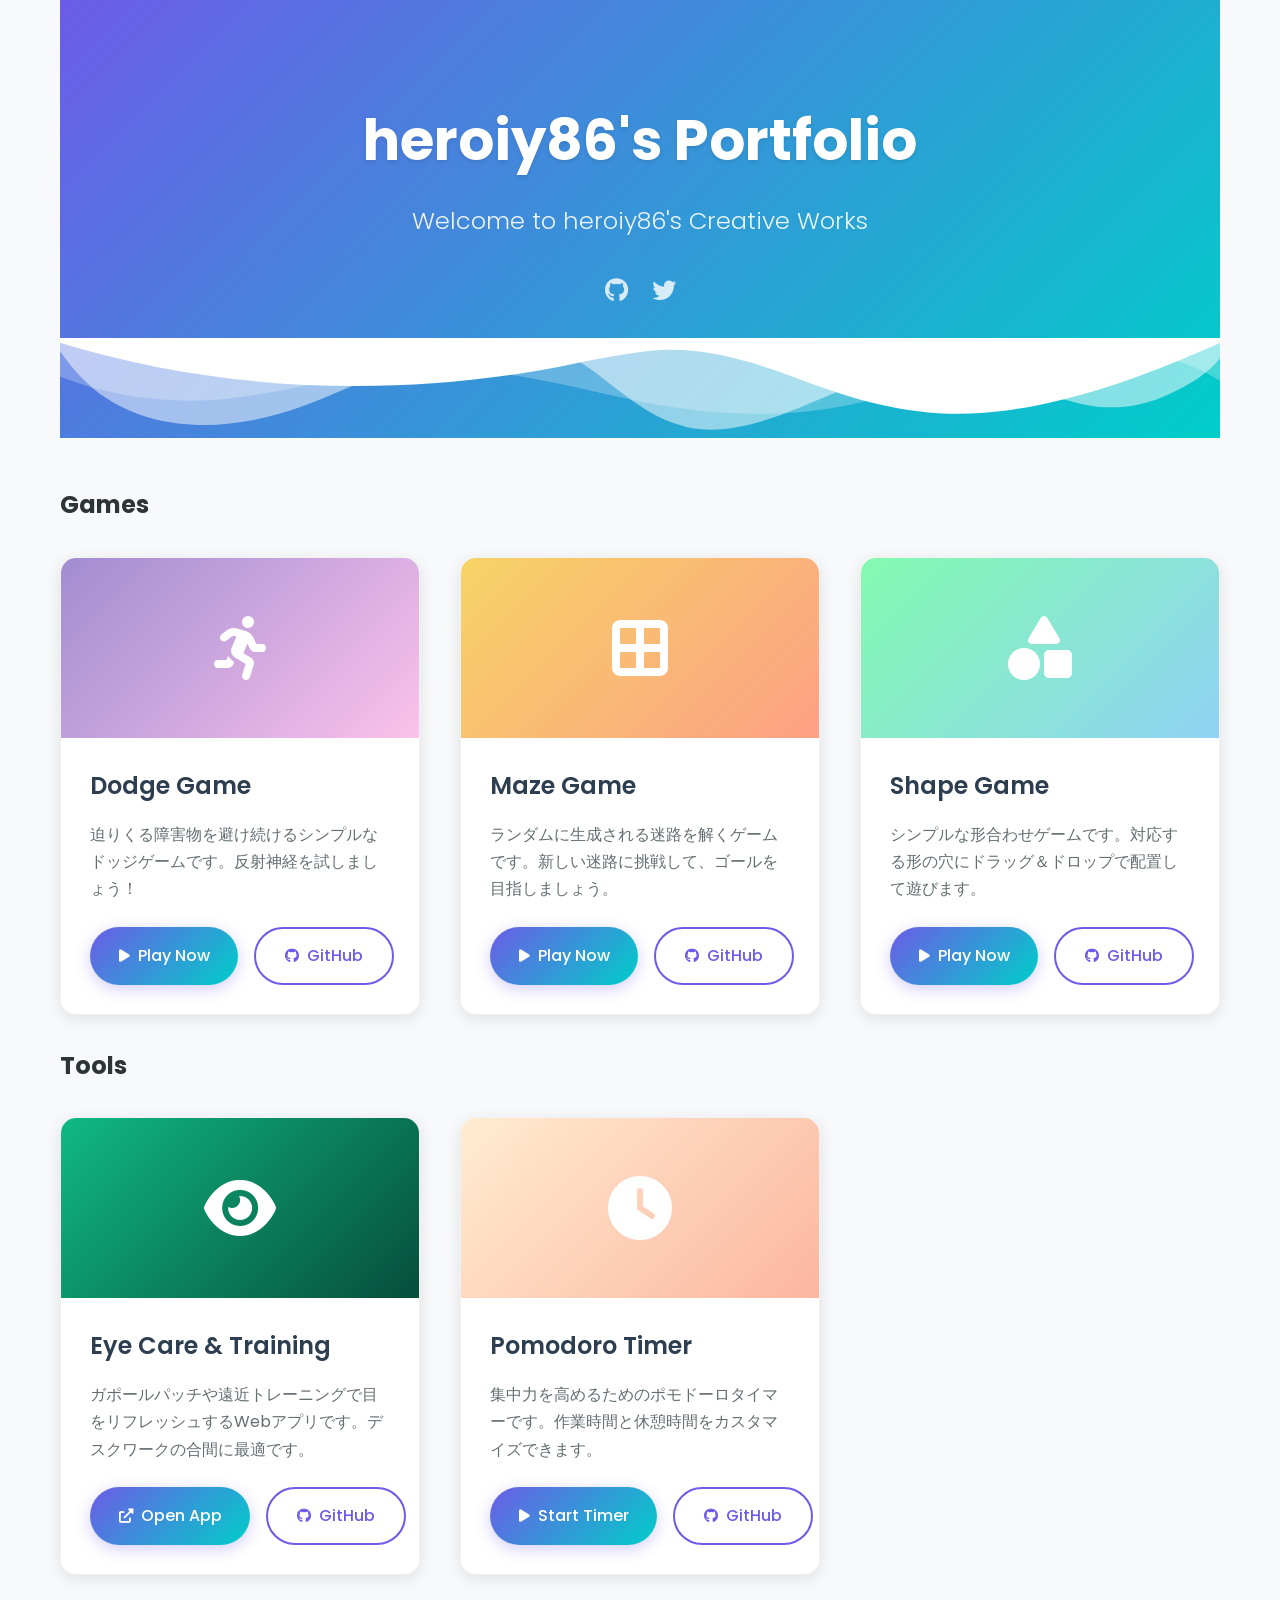
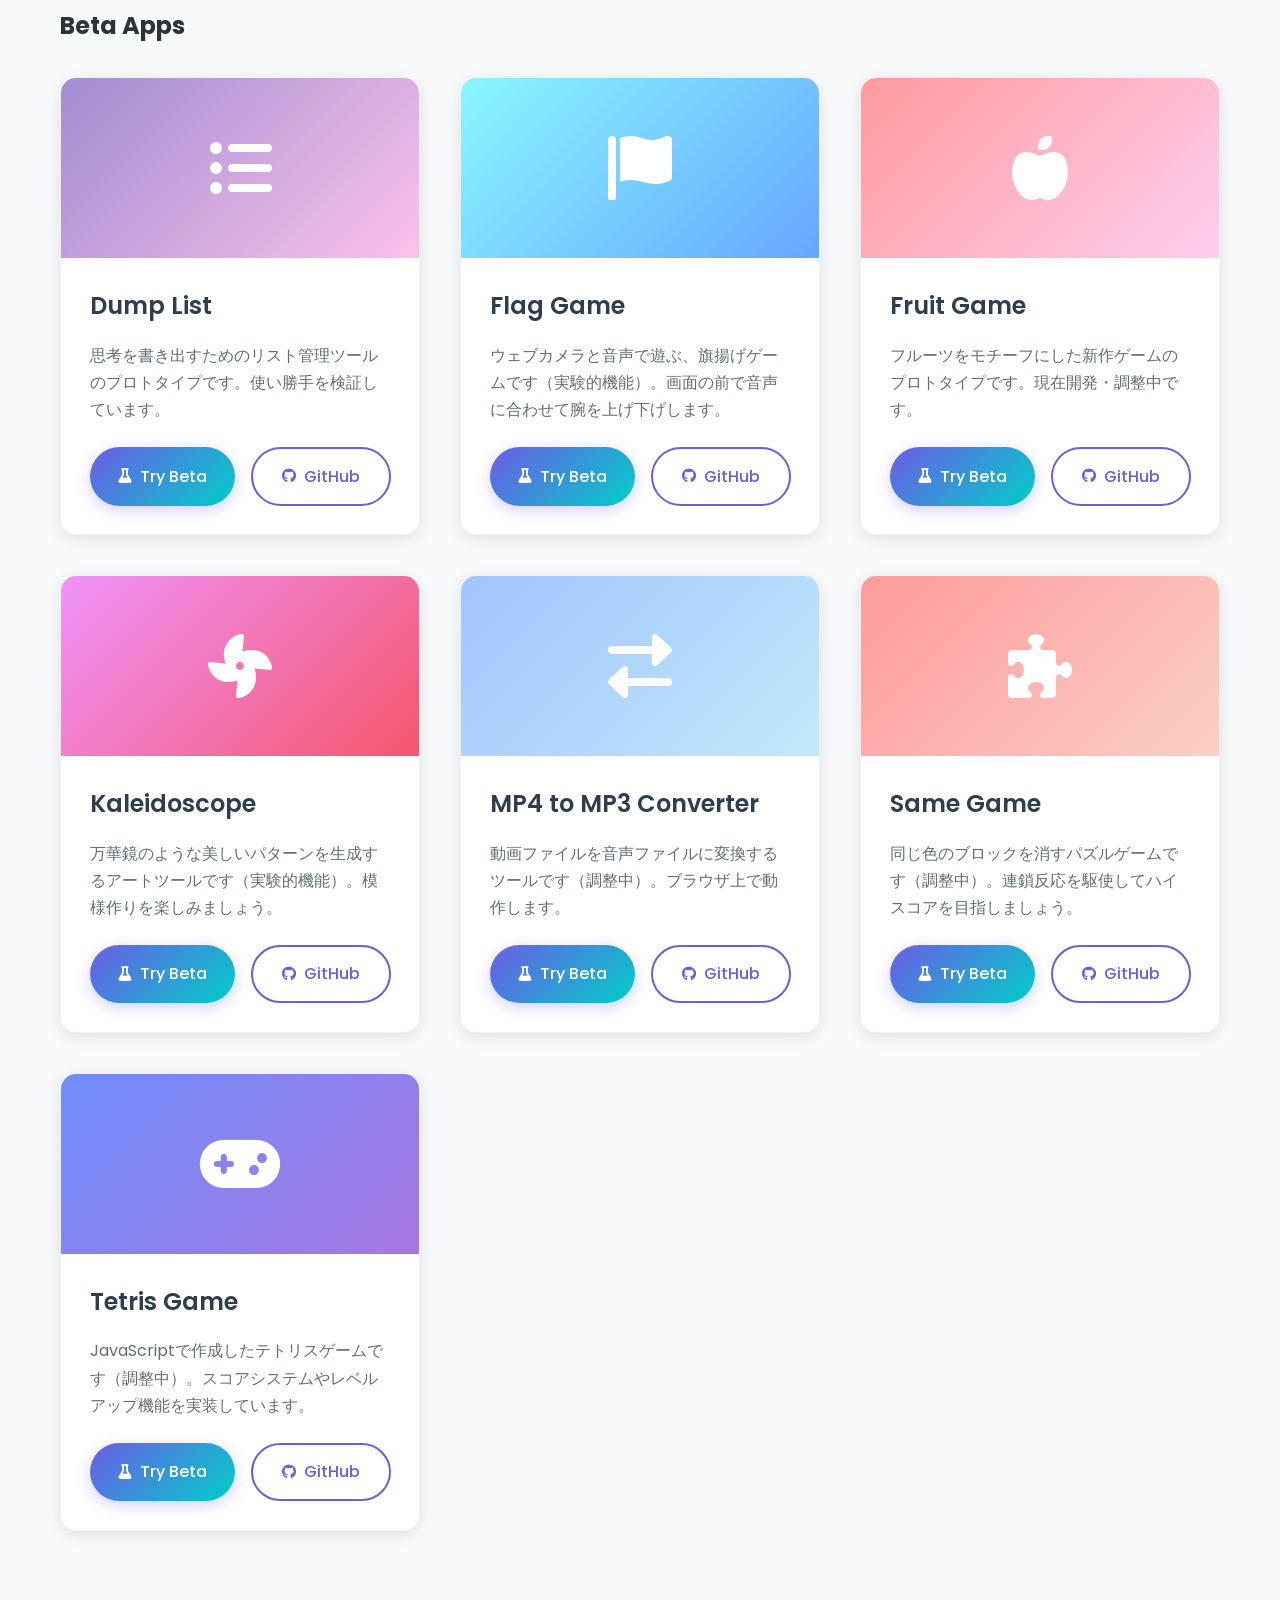
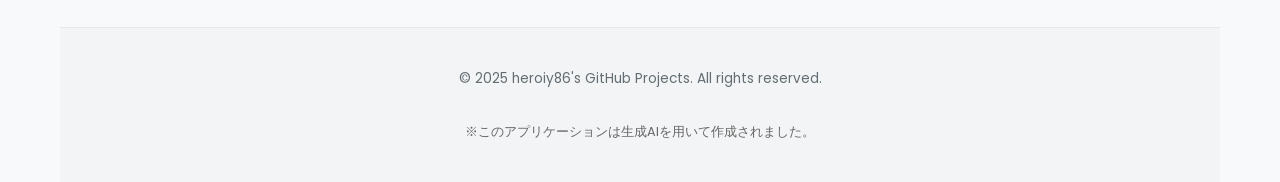
<file: index.html>
<!DOCTYPE html>
<html lang="ja">
<head>
    <meta charset="UTF-8">
    <meta name="viewport" content="width=device-width, initial-scale=1.0, maximum-scale=1.0, user-scalable=no">
    <meta name="theme-color" content="#6c5ce7">
    <meta name="apple-mobile-web-app-capable" content="yes">
    <meta name="apple-mobile-web-app-status-bar-style" content="black-translucent">
    <title>My GitHub Projects</title>
    <link rel="stylesheet" href="style.css">
    <link rel="stylesheet" href="https://cdnjs.cloudflare.com/ajax/libs/font-awesome/6.0.0/css/all.min.css">
</head>
<body>
    <div class="container">
        <header class="hero">
            <div class="hero-content">
                <h1>heroiy86's Portfolio</h1>
                <p class="subtitle">Welcome to heroiy86's Creative Works</p>
                <div class="social-links">
                    <a href="https://github.com/heroiy86" target="_blank" class="social-link"><i class="fab fa-github"></i></a>
                    <a href="https://twitter.com/heroiy86" target="_blank" class="social-link"><i class="fab fa-twitter"></i></a>
                </div>
            </div>
            <div class="wave">
                <svg viewBox="0 0 1200 120" preserveAspectRatio="none">
                    <path d="M0,0V46.29c47.79,22.2,103.59,32.17,158,28,70.36-5.37,136.33-33.31,206.8-37.5C438.64,32.43,512.34,53.67,583,72.05c69.27,18,138.3,24.88,209.4,13.08,36.15-6,69.85-17.84,104.45-29.34C989.49,25,1113-14.29,1200,52.47V0Z" opacity=".25" fill="#fff"></path>
                    <path d="M0,0V15.81C13,36.92,27.64,56.86,47.69,72.05,99.41,111.27,165,111,224.58,91.58c31.15-10.15,60.09-26.07,89.67-39.8,40.92-19,84.73-46,130.83-49.67,36.26-2.85,70.9,9.42,98.6,31.56,31.77,25.39,62.32,62,103.63,73,40.44,10.79,81.35-6.69,119.13-24.28s75.16-39,116.92-43.05c59.73-5.85,113.28,22.88,168.9,38.84,30.2,8.66,59,6.17,87.09-7.5,22.43-10.89,48-26.93,60.65-49.24V0Z" opacity=".5" fill="#fff"></path>
                    <path d="M0,0V5.63C149.93,59,314.09,71.32,475.83,42.57c43-7.64,84.23-20.12,127.61-26.46,59-8.63,112.48,12.24,165.56,35.4C827.93,77.22,886,95.24,951.2,90c86.53-7,172.46-45.71,248.8-84.81V0Z" fill="#fff"></path>
                </svg>
            </div>
        </header>
        
        <main>
            <h2 class="section-title">Games</h2>
            <div class="projects-grid">
                <!-- ドッジゲーム -->
                <div class="project-card">
                    <div class="project-thumbnail" style="background: linear-gradient(135deg, #a18cd1, #fbc2eb);">
                        <i class="fas fa-running"></i>
                    </div>
                    <div class="project-content">
                        <h2>Dodge Game</h2>
                        <p>迫りくる障害物を避け続けるシンプルなドッジゲームです。反射神経を試しましょう！</p>
                        <div class="project-links">
                            <a href="/dodge-game" class="btn"><i class="fas fa-play"></i> Play Now</a>
                            <a href="https://github.com/heroiy86/dodge-game" target="_blank" class="btn btn-ghost"><i class="fab fa-github"></i> GitHub</a>
                        </div>
                    </div>
                </div>
                <!-- 迷路ゲーム -->
                <div class="project-card">
                    <div class="project-thumbnail" style="background: linear-gradient(135deg, #f6d365, #fda085);">
                        <i class="fas fa-border-all"></i>
                    </div>
                    <div class="project-content">
                        <h2>Maze Game</h2>
                        <p>ランダムに生成される迷路を解くゲームです。新しい迷路に挑戦して、ゴールを目指しましょう。</p>
                        <div class="project-links">
                            <a href="/maze-game" class="btn"><i class="fas fa-play"></i> Play Now</a>
                            <a href="https://github.com/heroiy86/maze-game" target="_blank" class="btn btn-ghost"><i class="fab fa-github"></i> GitHub</a>
                        </div>
                    </div>
                </div>
                <!-- 図形ゲーム -->
                <div class="project-card">
                    <div class="project-thumbnail" style="background: linear-gradient(135deg, #84fab0, #8fd3f4);">
                        <i class="fas fa-shapes"></i>
                    </div>
                    <div class="project-content">
                        <h2>Shape Game</h2>
                        <p>シンプルな形合わせゲームです。対応する形の穴にドラッグ＆ドロップで配置して遊びます。</p>
                        <div class="project-links">
                            <a href="/shape-game" class="btn"><i class="fas fa-play"></i> Play Now</a>
                            <a href="https://github.com/heroiy86/shape-game" target="_blank" class="btn btn-ghost"><i class="fab fa-github"></i> GitHub</a>
                        </div>
                    </div>
                </div>
            </div>

            <h2 class="section-title">Tools</h2>
            <div class="projects-grid">
                <!-- 眼精疲労ケア・トレーニング -->
                <div class="project-card">
                    <div class="project-thumbnail" style="background: linear-gradient(135deg, #10b981, #064e3b);">
                        <i class="fas fa-eye"></i>
                    </div>
                    <div class="project-content">
                        <h2>Eye Care & Training</h2>
                        <p>ガポールパッチや遠近トレーニングで目をリフレッシュするWebアプリです。デスクワークの合間に最適です。</p>
                        <div class="project-links">
                            <a href="/eye-care-app" class="btn"><i class="fas fa-external-link-alt"></i> Open App</a>
                            <a href="https://github.com/heroiy86/eye-care-app" target="_blank" class="btn btn-ghost"><i class="fab fa-github"></i> GitHub</a>
                        </div>
                    </div>
                </div>

                <!-- ポモドーロタイマー -->
                <div class="project-card">
                    <div class="project-thumbnail" style="background: linear-gradient(135deg, #ffecd2, #fcb69f);">
                        <i class="fas fa-clock"></i>
                    </div>
                    <div class="project-content">
                        <h2>Pomodoro Timer</h2>
                        <p>集中力を高めるためのポモドーロタイマーです。作業時間と休憩時間をカスタマイズできます。</p>
                        <div class="project-links">
                            <a href="/Pomodoro-Timer" class="btn"><i class="fas fa-play"></i> Start Timer</a>
                            <a href="https://github.com/heroiy86/Pomodoro-Timer" target="_blank" class="btn btn-ghost"><i class="fab fa-github"></i> GitHub</a>
                        </div>
                    </div>
                </div>
            </div>

            <h2 class="section-title">Beta Apps</h2>
            <div class="projects-grid">
                <!-- Dump List -->
                <div class="project-card">
                    <div class="project-thumbnail" style="background: linear-gradient(135deg, #a18cd1, #fbc2eb);">
                        <i class="fas fa-list-ul"></i>
                    </div>
                    <div class="project-content">
                        <h2>Dump List</h2>
                        <p>思考を書き出すためのリスト管理ツールのプロトタイプです。使い勝手を検証しています。</p>
                        <div class="project-links">
                            <a href="/dump_list" class="btn"><i class="fas fa-flask"></i> Try Beta</a>
                            <a href="https://github.com/heroiy86/dump_list" target="_blank" class="btn btn-ghost"><i class="fab fa-github"></i> GitHub</a>
                        </div>
                    </div>
                </div>
                <!-- flag-game -->
                <div class="project-card">
                    <div class="project-thumbnail" style="background: linear-gradient(135deg, #89f7fe, #66a6ff);">
                        <i class="fas fa-flag"></i>
                    </div>
                    <div class="project-content">
                        <h2>Flag Game</h2>
                        <p>ウェブカメラと音声で遊ぶ、旗揚げゲームです（実験的機能）。画面の前で音声に合わせて腕を上げ下げします。</p>
                        <div class="project-links">
                            <a href="/flag-game" class="btn"><i class="fas fa-flask"></i> Try Beta</a>
                            <a href="https://github.com/heroiy86/flag-game" target="_blank" class="btn btn-ghost"><i class="fab fa-github"></i> GitHub</a>
                        </div>
                    </div>
                </div>
                <!-- Fruit Game -->
                <div class="project-card">
                    <div class="project-thumbnail" style="background: linear-gradient(135deg, #ff9a9e, #fecfef);">
                        <i class="fas fa-apple-alt"></i>
                    </div>
                    <div class="project-content">
                        <h2>Fruit Game</h2>
                        <p>フルーツをモチーフにした新作ゲームのプロトタイプです。現在開発・調整中です。</p>
                        <div class="project-links">
                            <a href="/fruit-game" class="btn"><i class="fas fa-flask"></i> Try Beta</a>
                            <a href="https://github.com/heroiy86/fruit-game" target="_blank" class="btn btn-ghost"><i class="fab fa-github"></i> GitHub</a>
                        </div>
                    </div>
                </div>
                <!-- kaleidoscope -->
                <div class="project-card">
                    <div class="project-thumbnail" style="background: linear-gradient(135deg, #f093fb, #f5576c);">
                        <i class="fas fa-fan"></i>
                    </div>
                    <div class="project-content">
                        <h2>Kaleidoscope</h2>
                        <p>万華鏡のような美しいパターンを生成するアートツールです（実験的機能）。模様作りを楽しみましょう。</p>
                        <div class="project-links">
                            <a href="/kaleidscope" class="btn"><i class="fas fa-flask"></i> Try Beta</a>
                            <a href="https://github.com/heroiy86/kaleidscope" target="_blank" class="btn btn-ghost"><i class="fab fa-github"></i> GitHub</a>
                        </div>
                    </div>
                </div>
                <!-- MP4 to MP3 コンバーター -->
                <div class="project-card">
                    <div class="project-thumbnail" style="background: linear-gradient(135deg, #a1c4fd, #c2e9fb);">
                        <i class="fas fa-exchange-alt"></i>
                    </div>
                    <div class="project-content">
                        <h2>MP4 to MP3 Converter</h2>
                        <p>動画ファイルを音声ファイルに変換するツールです（調整中）。ブラウザ上で動作します。</p>
                        <div class="project-links">
                            <a href="/mp4-to-mp3-converter" class="btn"><i class="fas fa-flask"></i> Try Beta</a>
                            <a href="https://github.com/heroiy86/mp4-to-mp3-converter" target="_blank" class="btn btn-ghost"><i class="fab fa-github"></i> GitHub</a>
                        </div>
                    </div>
                </div>
                <!-- Same Game -->
                <div class="project-card">
                    <div class="project-thumbnail" style="background: linear-gradient(135deg, #ff9a9e, #fad0c4);">
                        <i class="fas fa-puzzle-piece"></i>
                    </div>
                    <div class="project-content">
                        <h2>Same Game</h2>
                        <p>同じ色のブロックを消すパズルゲームです（調整中）。連鎖反応を駆使してハイスコアを目指しましょう。</p>
                        <div class="project-links">
                            <a href="/samegame" class="btn"><i class="fas fa-flask"></i> Try Beta</a>
                            <a href="https://github.com/heroiy86/samegame" target="_blank" class="btn btn-ghost"><i class="fab fa-github"></i> GitHub</a>
                        </div>
                    </div>
                </div>
                <!-- Tetris Game -->
                <div class="project-card">
                    <div class="project-thumbnail" style="background: linear-gradient(135deg, #6e8efb, #a777e3);">
                        <i class="fas fa-gamepad"></i>
                    </div>
                    <div class="project-content">
                        <h2>Tetris Game</h2>
                        <p>JavaScriptで作成したテトリスゲームです（調整中）。スコアシステムやレベルアップ機能を実装しています。</p>
                        <div class="project-links">
                            <a href="/tetris-game" class="btn"><i class="fas fa-flask"></i> Try Beta</a>
                            <a href="https://github.com/heroiy86/tetris-game" target="_blank" class="btn btn-ghost"><i class="fab fa-github"></i> GitHub</a>
                        </div>
                    </div>
                </div>
            </div>
        </main>
        
        <footer>
            <p>&copy; 2025 heroiy86's GitHub Projects. All rights reserved.</p>
            <p style="text-align: center; font-size: 0.8rem; color: #666; margin-top: 2rem;">※このアプリケーションは生成AIを用いて作成されました。</p>
</footer>
    </div>
</body>
</html>
</file>
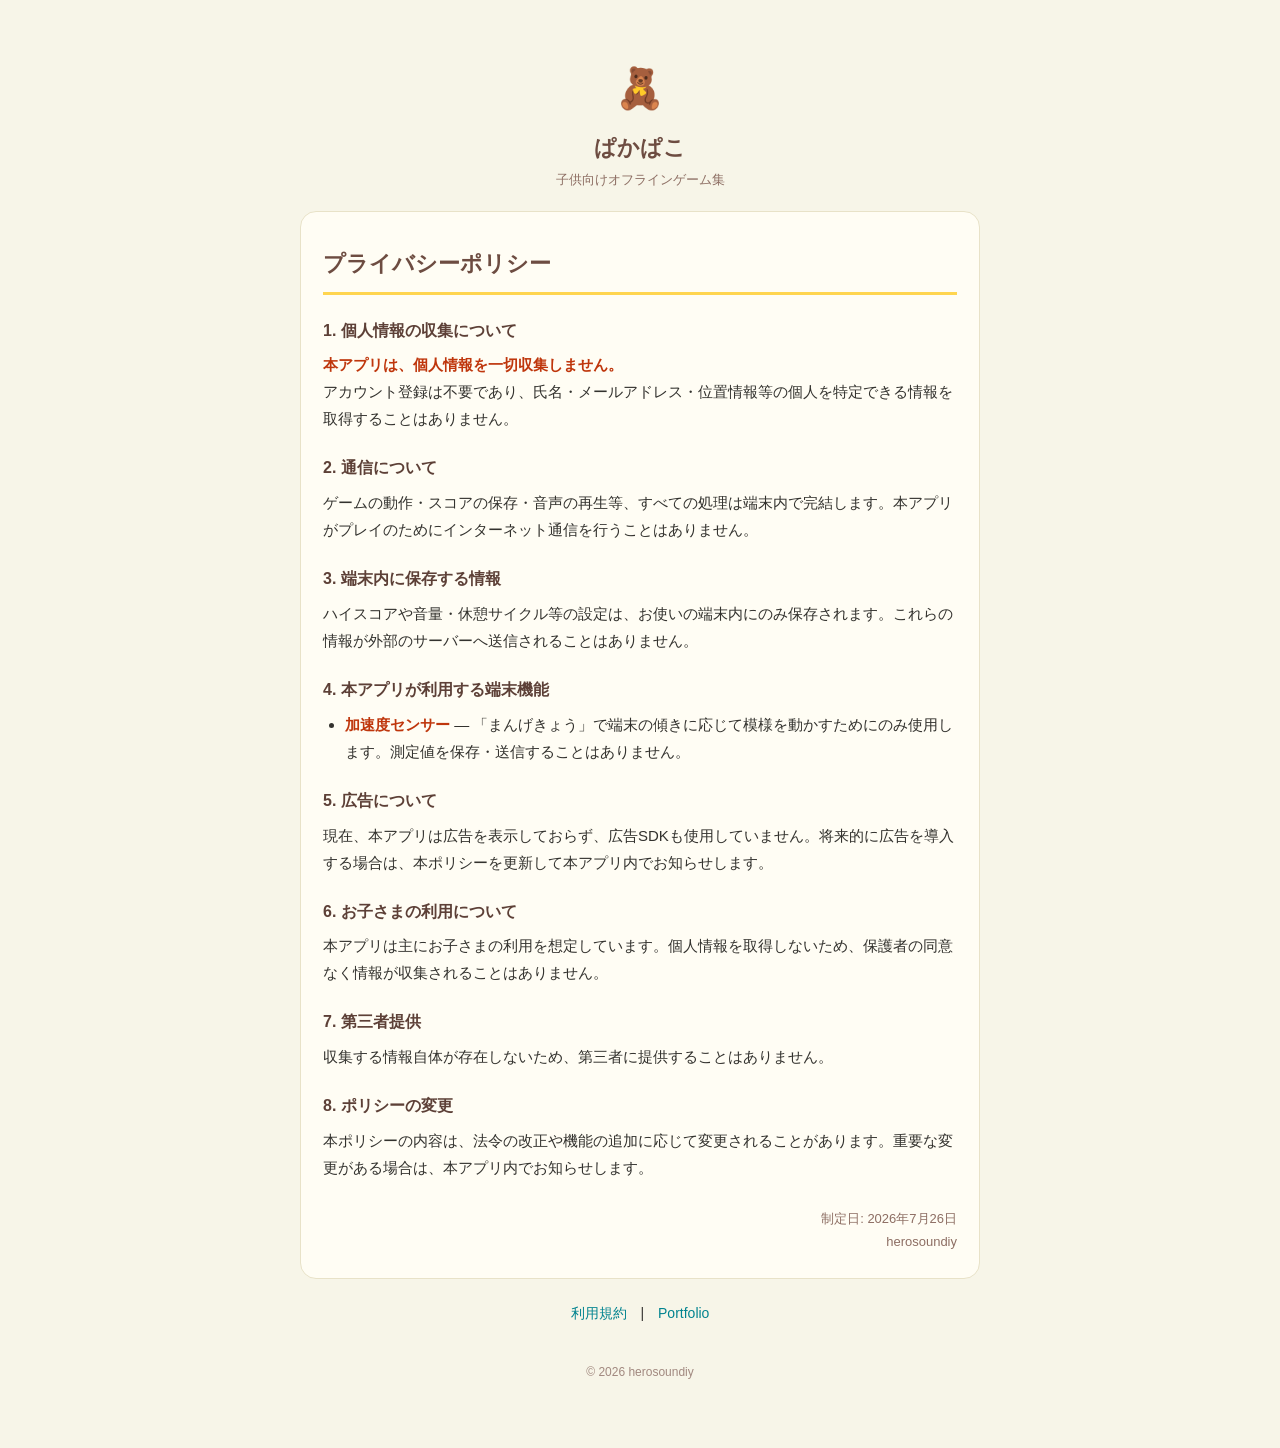
<file: pakapako/privacy.html>
<!DOCTYPE html>
<html lang="ja">
<head>
  <meta charset="UTF-8">
  <meta name="viewport" content="width=device-width, initial-scale=1.0">
  <title>プライバシーポリシー | ぱかぱこ</title>
  <link rel="stylesheet" href="legal.css">
</head>
<body>
  <div class="wrap">
    <header class="site">
      <div class="logo">🧸</div>
      <h1>ぱかぱこ</h1>
      <p>子供向けオフラインゲーム集</p>
    </header>

    <div class="card">
      <h2>プライバシーポリシー</h2>

      <h3>1. 個人情報の収集について</h3>
      <p><strong>本アプリは、個人情報を一切収集しません。</strong></p>
      <p>アカウント登録は不要であり、氏名・メールアドレス・位置情報等の個人を特定できる情報を取得することはありません。</p>

      <h3>2. 通信について</h3>
      <p>ゲームの動作・スコアの保存・音声の再生等、すべての処理は端末内で完結します。本アプリがプレイのためにインターネット通信を行うことはありません。</p>

      <h3>3. 端末内に保存する情報</h3>
      <p>ハイスコアや音量・休憩サイクル等の設定は、お使いの端末内にのみ保存されます。これらの情報が外部のサーバーへ送信されることはありません。</p>

      <h3>4. 本アプリが利用する端末機能</h3>
      <ul>
        <li><strong>加速度センサー</strong> — 「まんげきょう」で端末の傾きに応じて模様を動かすためにのみ使用します。測定値を保存・送信することはありません。</li>
      </ul>

      <h3>5. 広告について</h3>
      <p>現在、本アプリは広告を表示しておらず、広告SDKも使用していません。将来的に広告を導入する場合は、本ポリシーを更新して本アプリ内でお知らせします。</p>

      <h3>6. お子さまの利用について</h3>
      <p>本アプリは主にお子さまの利用を想定しています。個人情報を取得しないため、保護者の同意なく情報が収集されることはありません。</p>

      <h3>7. 第三者提供</h3>
      <p>収集する情報自体が存在しないため、第三者に提供することはありません。</p>

      <h3>8. ポリシーの変更</h3>
      <p>本ポリシーの内容は、法令の改正や機能の追加に応じて変更されることがあります。重要な変更がある場合は、本アプリ内でお知らせします。</p>

      <p class="date">制定日: 2026年7月26日<br>herosoundiy</p>
    </div>

    <nav class="nav">
      <a href="terms.html">利用規約</a> | <a href="../index.html">Portfolio</a>
    </nav>
    <footer>© 2026 herosoundiy</footer>
  </div>
</body>
</html>
</file>
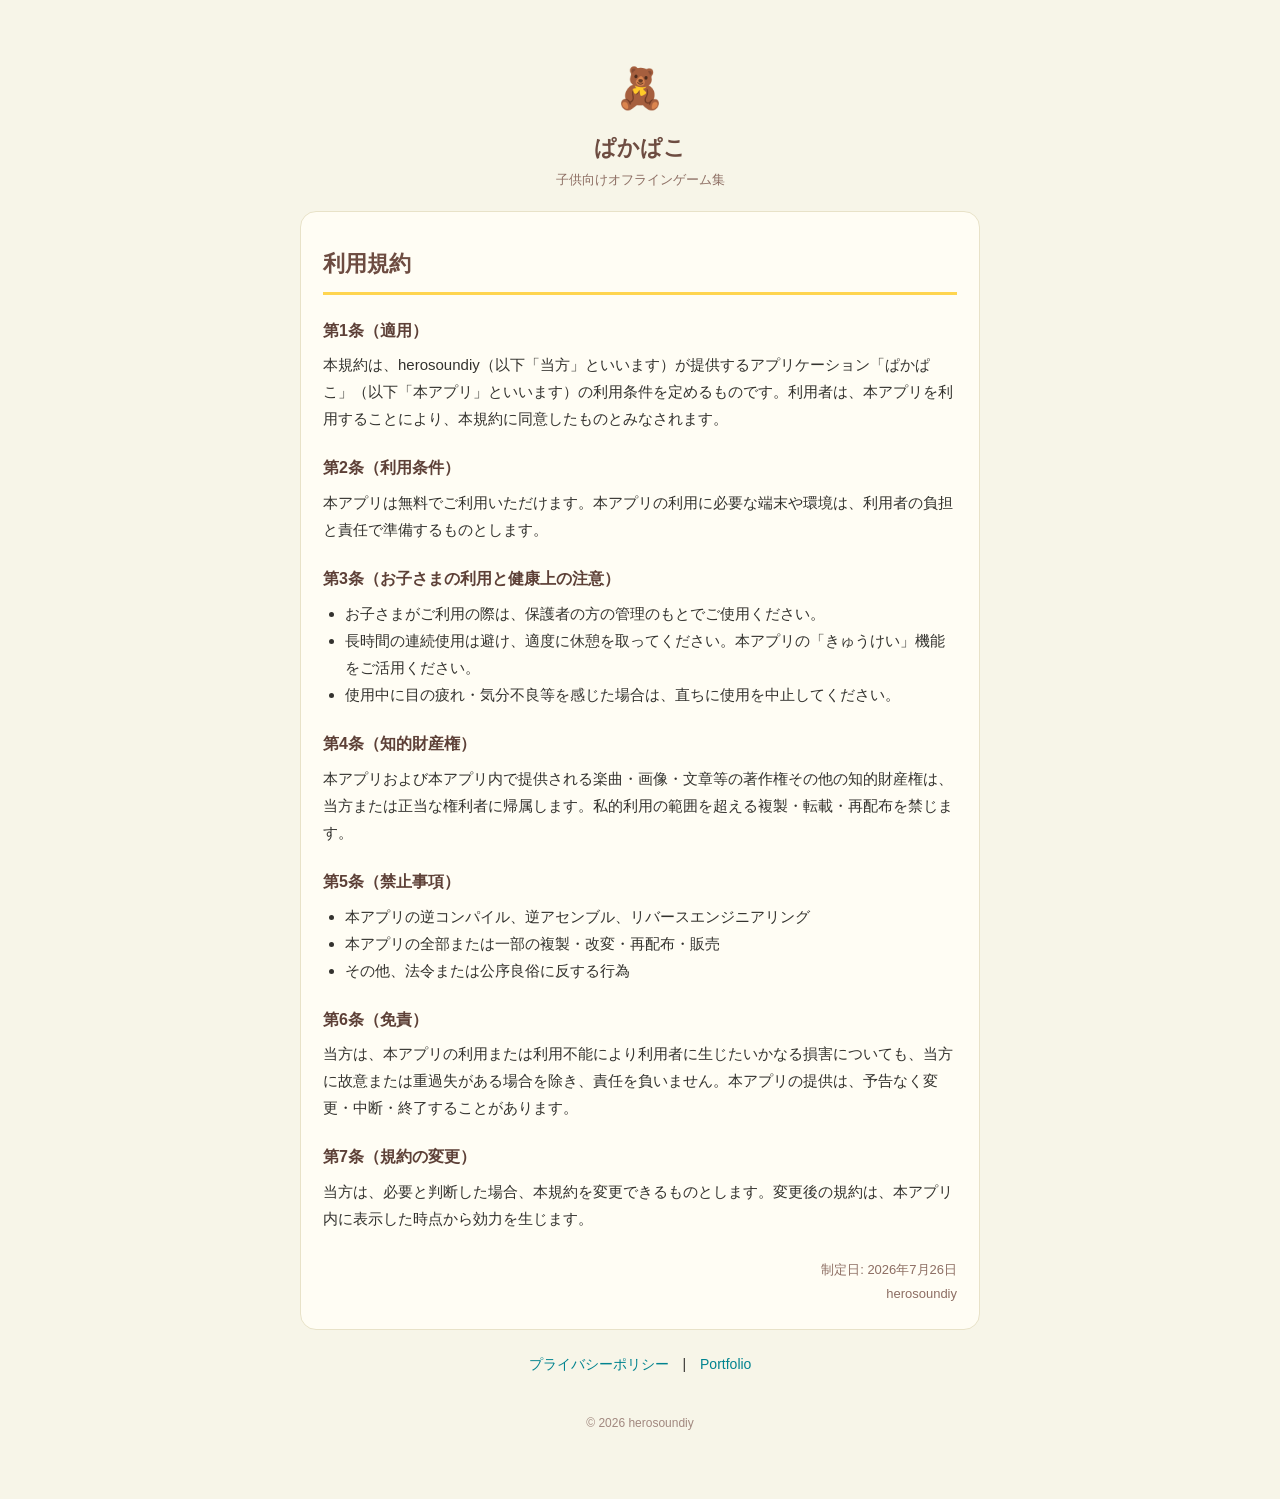
<file: pakapako/terms.html>
<!DOCTYPE html>
<html lang="ja">
<head>
  <meta charset="UTF-8">
  <meta name="viewport" content="width=device-width, initial-scale=1.0">
  <title>利用規約 | ぱかぱこ</title>
  <link rel="stylesheet" href="legal.css">
</head>
<body>
  <div class="wrap">
    <header class="site">
      <div class="logo">🧸</div>
      <h1>ぱかぱこ</h1>
      <p>子供向けオフラインゲーム集</p>
    </header>

    <div class="card">
      <h2>利用規約</h2>

      <h3>第1条（適用）</h3>
      <p>本規約は、herosoundiy（以下「当方」といいます）が提供するアプリケーション「ぱかぱこ」（以下「本アプリ」といいます）の利用条件を定めるものです。利用者は、本アプリを利用することにより、本規約に同意したものとみなされます。</p>

      <h3>第2条（利用条件）</h3>
      <p>本アプリは無料でご利用いただけます。本アプリの利用に必要な端末や環境は、利用者の負担と責任で準備するものとします。</p>

      <h3>第3条（お子さまの利用と健康上の注意）</h3>
      <ul>
        <li>お子さまがご利用の際は、保護者の方の管理のもとでご使用ください。</li>
        <li>長時間の連続使用は避け、適度に休憩を取ってください。本アプリの「きゅうけい」機能をご活用ください。</li>
        <li>使用中に目の疲れ・気分不良等を感じた場合は、直ちに使用を中止してください。</li>
      </ul>

      <h3>第4条（知的財産権）</h3>
      <p>本アプリおよび本アプリ内で提供される楽曲・画像・文章等の著作権その他の知的財産権は、当方または正当な権利者に帰属します。私的利用の範囲を超える複製・転載・再配布を禁じます。</p>

      <h3>第5条（禁止事項）</h3>
      <ul>
        <li>本アプリの逆コンパイル、逆アセンブル、リバースエンジニアリング</li>
        <li>本アプリの全部または一部の複製・改変・再配布・販売</li>
        <li>その他、法令または公序良俗に反する行為</li>
      </ul>

      <h3>第6条（免責）</h3>
      <p>当方は、本アプリの利用または利用不能により利用者に生じたいかなる損害についても、当方に故意または重過失がある場合を除き、責任を負いません。本アプリの提供は、予告なく変更・中断・終了することがあります。</p>

      <h3>第7条（規約の変更）</h3>
      <p>当方は、必要と判断した場合、本規約を変更できるものとします。変更後の規約は、本アプリ内に表示した時点から効力を生じます。</p>

      <p class="date">制定日: 2026年7月26日<br>herosoundiy</p>
    </div>

    <nav class="nav">
      <a href="privacy.html">プライバシーポリシー</a> | <a href="../index.html">Portfolio</a>
    </nav>
    <footer>© 2026 herosoundiy</footer>
  </div>
</body>
</html>
</file>
<file: style.css>
/* 基本スタイル */
@import url('https://fonts.googleapis.com/css2?family=Poppins:wght@300;400;500;600;700&display=swap');

:root {
    --primary-color: #2c3e50;
    --secondary-color: #6c5ce7;
    --accent-color: #00cec9;
    --background-color: #f8f9fa;
    --card-bg: rgba(255, 255, 255, 0.95);
    --text-color: #2d3436;
    --text-light: #636e72;
    --shadow: 0 4px 15px rgba(0, 0, 0, 0.1);
    --transition: all 0.4s cubic-bezier(0.25, 0.8, 0.25, 1);
    --gradient: linear-gradient(135deg, #6c5ce7 0%, #00cec9 100%);
    --gradient-hover: linear-gradient(135deg, #5d4bcf 0%, #00b5b0 100%);
}

* {
    margin: 0;
    padding: 0;
    box-sizing: border-box;
}

body {
    font-family: 'Poppins', 'Segoe UI', Tahoma, Geneva, Verdana, sans-serif;
    line-height: 1.6;
    color: var(--text-color);
    background-color: var(--background-color);
    padding: 0;
    margin: 0;
    min-height: 100vh;
    overflow-x: hidden;
}

.container {
    max-width: 1200px;
    margin: 0 auto;
    padding: 0 20px;
}

/* ヘッダースタイル */
/* ヒーローセクション */
.hero {
    background: var(--gradient);
    color: white;
    text-align: center;
    padding: 6rem 0 8rem;
    margin-bottom: 3rem;
    position: relative;
    overflow: hidden;
}

.hero-content {
    position: relative;
    z-index: 2;
    max-width: 800px;
    margin: 0 auto;
    padding: 0 2rem;
}

.hero h1 {
    font-size: 3.5rem;
    margin: 0 0 1rem;
    font-weight: 700;
    text-shadow: 0 2px 4px rgba(0, 0, 0, 0.1);
}

.subtitle {
    font-size: 1.5rem;
    font-weight: 300;
    margin-bottom: 2rem;
    opacity: 0.9;
}

.social-links {
    display: flex;
    justify-content: center;
    gap: 1.5rem;
    margin-top: 2rem;
}

.social-link {
    color: white;
    font-size: 1.5rem;
    transition: var(--transition);
    opacity: 0.8;
}

.social-link:hover {
    opacity: 1;
    transform: translateY(-3px);
}

.wave {
    position: absolute;
    bottom: 0;
    left: 0;
    width: 100%;
    overflow: hidden;
    line-height: 0;
}

.wave svg {
    position: relative;
    display: block;
    width: calc(100% + 1.3px);
    height: 100px;
}

.wave .shape-fill {
    fill: var(--background-color);
}

/* プロジェクトグリッド */
.projects-grid {
    display: grid;
    grid-template-columns: repeat(auto-fill, minmax(320px, 1fr));
    gap: 2.5rem;
    padding: 2rem 0;
    margin: 0 auto;
    max-width: 1400px;
}

/* プロジェクトカード */
.project-card {
    background: var(--card-bg);
    border-radius: 16px;
    overflow: hidden;
    box-shadow: var(--shadow);
    transition: var(--transition);
    display: flex;
    flex-direction: column;
    height: 100%;
    position: relative;
    border: 1px solid rgba(0, 0, 0, 0.05);
}

.project-card:hover {
    transform: translateY(-10px);
    box-shadow: 0 15px 30px rgba(0, 0, 0, 0.15);
}

.project-thumbnail {
    height: 180px;
    display: flex;
    align-items: center;
    justify-content: center;
    color: white;
    font-size: 4rem;
    position: relative;
    overflow: hidden;
}

.project-thumbnail i {
    transition: transform 0.5s ease;
}

.project-card:hover .project-thumbnail i {
    transform: scale(1.1);
}

.project-content {
    padding: 1.8rem;
    flex-grow: 1;
    display: flex;
    flex-direction: column;
}

.project-card h2 {
    color: var(--primary-color);
    margin: 0 0 1rem;
    font-size: 1.5rem;
    font-weight: 600;
}

.project-card p {
    color: var(--text-light);
    margin: 0 0 1.5rem;
    line-height: 1.7;
    flex-grow: 1;
}

.project-links {
    display: flex;
    gap: 1rem;
    margin-top: auto;
}

/* ボタンスタイル */
.btn {
    display: inline-flex;
    align-items: center;
    justify-content: center;
    background: var(--gradient);
    color: white;
    padding: 0.9rem 1.8rem;
    border: none;
    border-radius: 50px;
    text-decoration: none;
    font-weight: 500;
    transition: var(--transition);
    text-align: center;
    cursor: pointer;
    box-shadow: 0 4px 15px rgba(108, 92, 231, 0.3);
    flex-grow: 1;
    white-space: nowrap;
}

.btn i {
    margin-right: 8px;
    font-size: 0.9em;
}

.btn:hover {
    background: var(--gradient-hover);
    transform: translateY(-3px);
    box-shadow: 0 6px 20px rgba(108, 92, 231, 0.4);
}

.btn-ghost {
    background: transparent;
    border: 2px solid var(--secondary-color);
    color: var(--secondary-color);
    box-shadow: none;
}

.btn-ghost:hover {
    background: rgba(108, 92, 231, 0.1);
    transform: translateY(-3px);
    box-shadow: none;
}

/* フッター */
footer {
    text-align: center;
    padding: 2.5rem 0;
    margin-top: 4rem;
    color: var(--text-light);
    font-size: 0.85rem;
    background: rgba(0, 0, 0, 0.02);
    border-top: 1px solid rgba(0, 0, 0, 0.05);
}

/* レスポンシブデザイン */
/* タブレット向けスタイル */
@media (max-width: 1024px) {
    .hero h1 {
        font-size: 2.8rem;
    }
    
    .subtitle {
        font-size: 1.3rem;
    }
    
    .project-thumbnail {
        height: 160px;
    }
}

/* スマートフォン向けスタイル */
@media (max-width: 768px) {
    .container {
        padding: 0 1rem;
    }
    
    .projects-grid {
        grid-template-columns: 1fr;
        padding: 0.5rem 0 2rem;
        gap: 1.5rem;
    }
    
    .hero {
        padding: 3rem 1rem 5rem;
        margin-bottom: 1.5rem;
    }
    
    .hero h1 {
        font-size: 2rem;
        margin-bottom: 0.8rem;
    }
    
    .subtitle {
        font-size: 1.1rem;
        margin-bottom: 1.5rem;
    }
    
    .project-card {
        border-radius: 12px;
    }
    
    .project-thumbnail {
        height: 140px;
    }
    
    .project-content {
        padding: 1.5rem;
    }
    
    .project-card h2 {
        font-size: 1.3rem;
        margin-bottom: 0.8rem;
    }
    
    .project-card p {
        font-size: 0.95rem;
        margin-bottom: 1.2rem;
    }
    
    .project-links {
        flex-direction: column;
        gap: 0.8rem;
    }
    
    .btn {
        width: 100%;
        padding: 0.9rem 1.5rem;
        font-size: 1rem;
    }
    
    .btn i {
        margin-right: 6px;
    }
    
    .social-links {
        gap: 1.2rem;
    }
    
    .social-link {
        font-size: 1.4rem;
    }
    
    .wave svg {
        height: 40px;
    }
    
    footer {
        padding: 2rem 0;
        margin-top: 2rem;
        font-size: 0.85rem;
    }
}
</file>
<file: pakapako/legal.css>
:root { color-scheme: light; }
* { margin: 0; padding: 0; box-sizing: border-box; }
body {
  font-family: "Hiragino Sans", "Hiragino Kaku Gothic ProN", "Noto Sans JP", sans-serif;
  background: #f7f5e8;
  color: #33322e;
  line-height: 1.8;
}
.wrap { max-width: 720px; margin: 0 auto; padding: 24px 20px 64px; }
header.site {
  text-align: center;
  padding: 28px 16px 20px;
}
header.site .logo { font-size: 40px; }
header.site h1 { font-size: 22px; color: #6d4c41; margin-top: 4px; }
header.site p { color: #8d6e63; font-size: 13px; }
h2 {
  font-size: 22px;
  color: #6d4c41;
  border-bottom: 3px solid #ffd54f;
  padding-bottom: 8px;
  margin: 8px 0 20px;
}
h3 { font-size: 16px; color: #5d4037; margin: 22px 0 6px; }
p, li { font-size: 15px; }
ul { padding-left: 22px; margin: 6px 0; }
strong { color: #bf360c; }
.card {
  background: #fffdf4;
  border: 1px solid #e8e2c8;
  border-radius: 16px;
  padding: 24px 22px;
}
.date { margin-top: 26px; color: #8d6e63; font-size: 13px; text-align: right; }
.nav { text-align: center; margin: 22px 0 0; font-size: 14px; }
.nav a { color: #00838f; text-decoration: none; margin: 0 10px; }
.nav a:hover { text-decoration: underline; }
footer { text-align: center; color: #a1887f; font-size: 12px; margin-top: 36px; }
</file>
